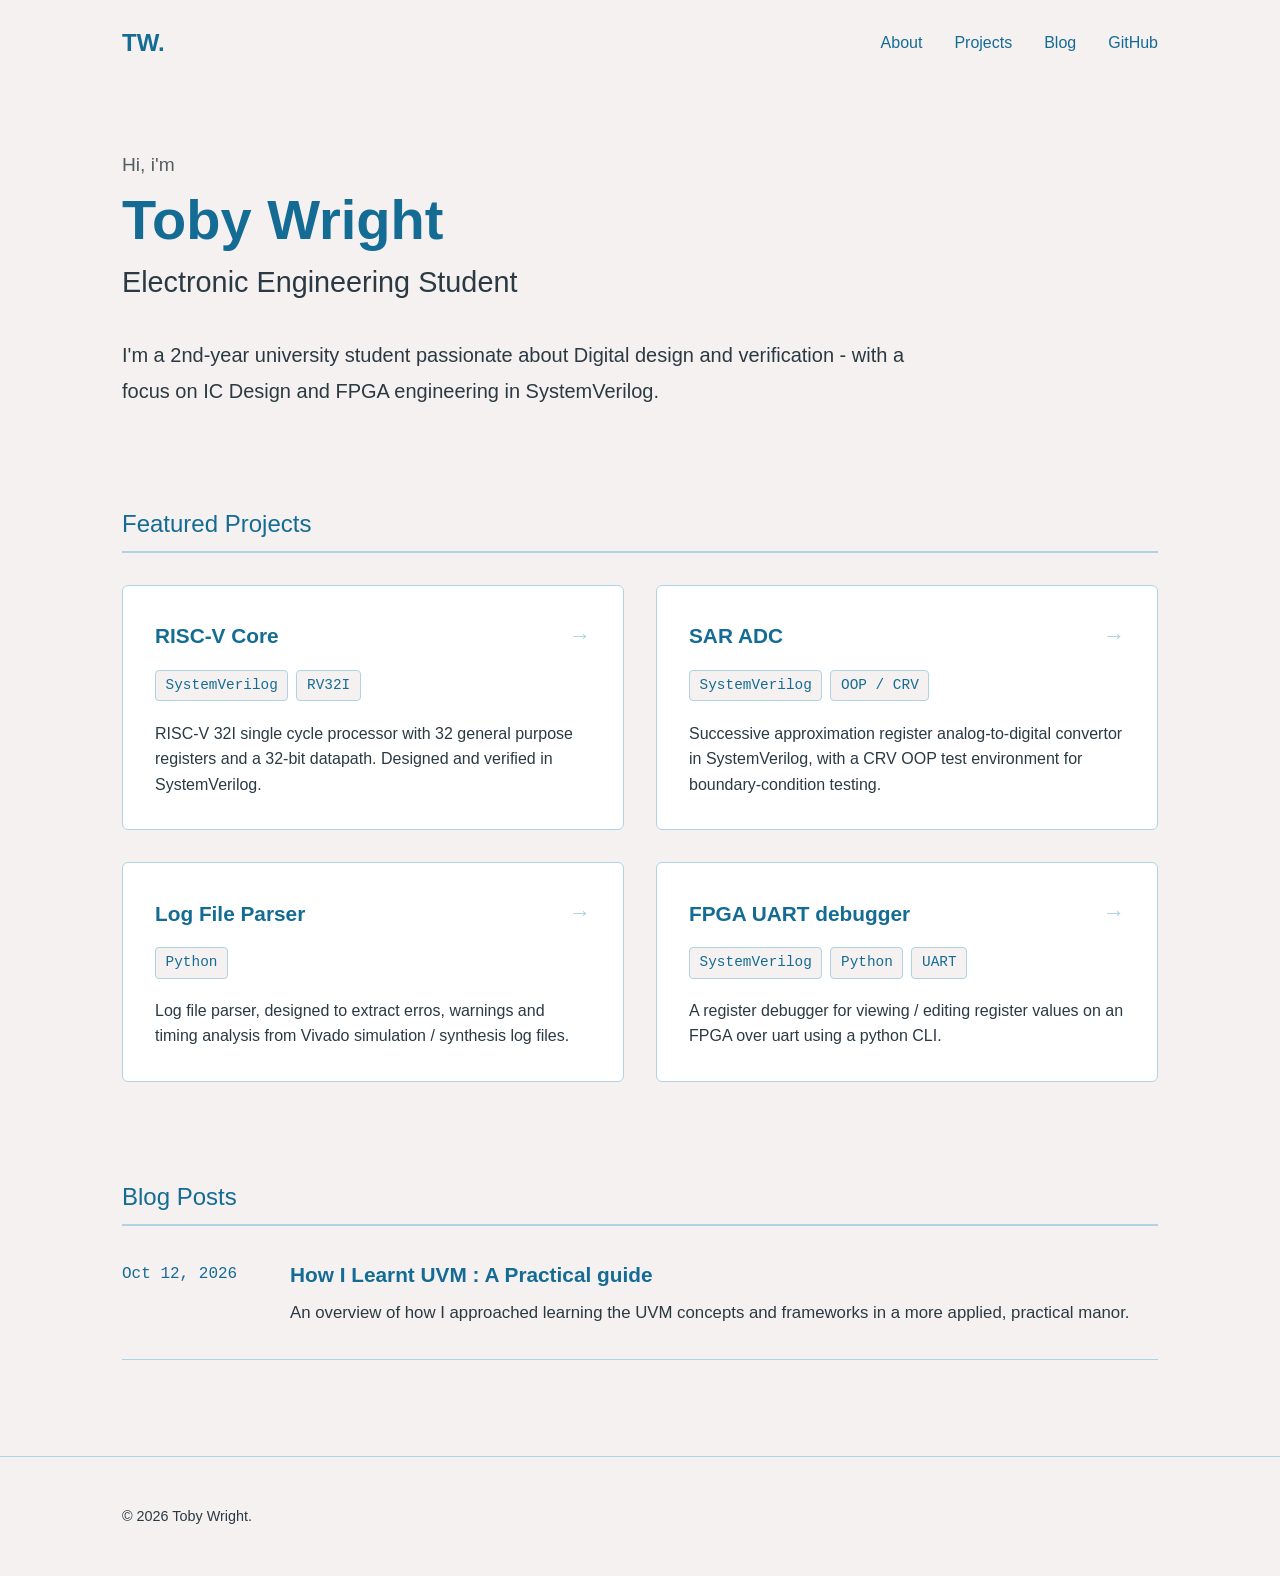
<file: index.html>
<!DOCTYPE html>
<html lang="en">
<head>
    <meta charset="UTF-8">
    <meta name="viewport" content="width=device-width, initial-scale=1.0">
    <title>Toby Wright | Electronic Engineering</title>
    <link rel="stylesheet" href="styles.css">
</head>
<body>

    

    <header class="sticky-nav-wrapper">
        <nav class="top-nav container">
            <div class="logo">TW.</div>
            <div class="nav-links">
                <a href="#about">About</a>
                <a href="#projects">Projects</a>
                <a href="#blog">Blog</a>
                <a href="https://github.com/tobywr" target="_blank">GitHub</a>
            </div>
        </nav>
    </header>

    <main class="container">
        <header id="about" class="hero-section">
            <div class="hero-text">
                <p class="greeting">Hi, i'm</p>
                <h1>Toby Wright</h1>
                <h2 class="subtitle">Electronic Engineering Student</h2>
                <p class="bio">
                    I'm a 2nd-year university student passionate about Digital design and verification - with a focus on IC Design and FPGA engineering in SystemVerilog.
                </p>
            </div>
        </header>

        <section id="projects" class="section">
            <h2 class="section-title">Featured Projects</h2>
            
            <div class="grid">
                <div class="card">
                    <div class="card-header">
                        <h3><a href="project-rv32i.html">RISC-V Core</a></h3>
                        <a href="project-rv32i.html" class="arrow-link">&rarr;</a>
                    </div>
                    <div class="tech-stack">
                        <span class="tech-tag">SystemVerilog</span>
                        <span class="tech-tag">RV32I</span>
                    </div>
                    <p>RISC-V 32I single cycle processor with 32 general purpose registers and a 32-bit datapath. Designed and verified in SystemVerilog.</p>
                </div>

                <div class="card">
                    <div class="card-header">
                        <h3><a href="project-adc.html">SAR ADC</a></h3>
                        <a href="project-adc.html" class="arrow-link">&rarr;</a>
                    </div>
                    <div class="tech-stack">
                        <span class="tech-tag">SystemVerilog</span>
                        <span class="tech-tag">OOP / CRV</span>
                    </div>
                    <p>Successive approximation register analog-to-digital convertor in SystemVerilog, with a CRV OOP test environment for boundary-condition testing.</p>
                </div>

                <div class="card">
                    <div class="card-header">
                        <h3><a href="project-log-file-parser.html">Log File Parser</a></h3>
                        <a href="project-log-file-parser.html" class="arrow-link">&rarr;</a>
                    </div>
                    <div class="tech-stack">
                        <span class="tech-tag">Python</span>
                    </div>
                    <p>Log file parser, designed to extract erros, warnings and timing analysis from Vivado simulation / synthesis log files.</p>
                </div>

                <div class="card">
                    <div class="card-header">
                        <h3><a href="project-fpga-uart-debugger.html">FPGA UART debugger</a></h3>
                        <a href="project-fpga-uart-debugger.html" class="arrow-link">&rarr;</a>
                    </div>
                    <div class="tech-stack">
                        <span class="tech-tag">SystemVerilog</span>
                        <span class="tech-tag">Python</span>
                        <span class="tech-tag">UART</span>
                    </div>
                    <p>A register debugger for viewing / editing register values on an FPGA over uart using a python CLI.</p>
                </div>
            </div>
        </section>

        <section id="blog" class="section">
            <h2 class="section-title">Blog Posts</h2>
            
            <div class="blog-list">
                <div class="blog-item">
                    <span class="date">Oct 12, 2026</span>
                    <div class="blog-content">
                        <h3><a href="blog-UVM.html">How I Learnt UVM : A Practical guide</a></h3>
                        <p>An overview of how I approached learning the UVM concepts and frameworks in a more applied, practical manor.</p>
                    </div>
                </div>
            </div>
        </section>
    </main>

    <footer>
        <div class="container">
            <p>&copy; 2026 Toby Wright.</p>
        </div>
    </footer>

</body>
</html>
</file>
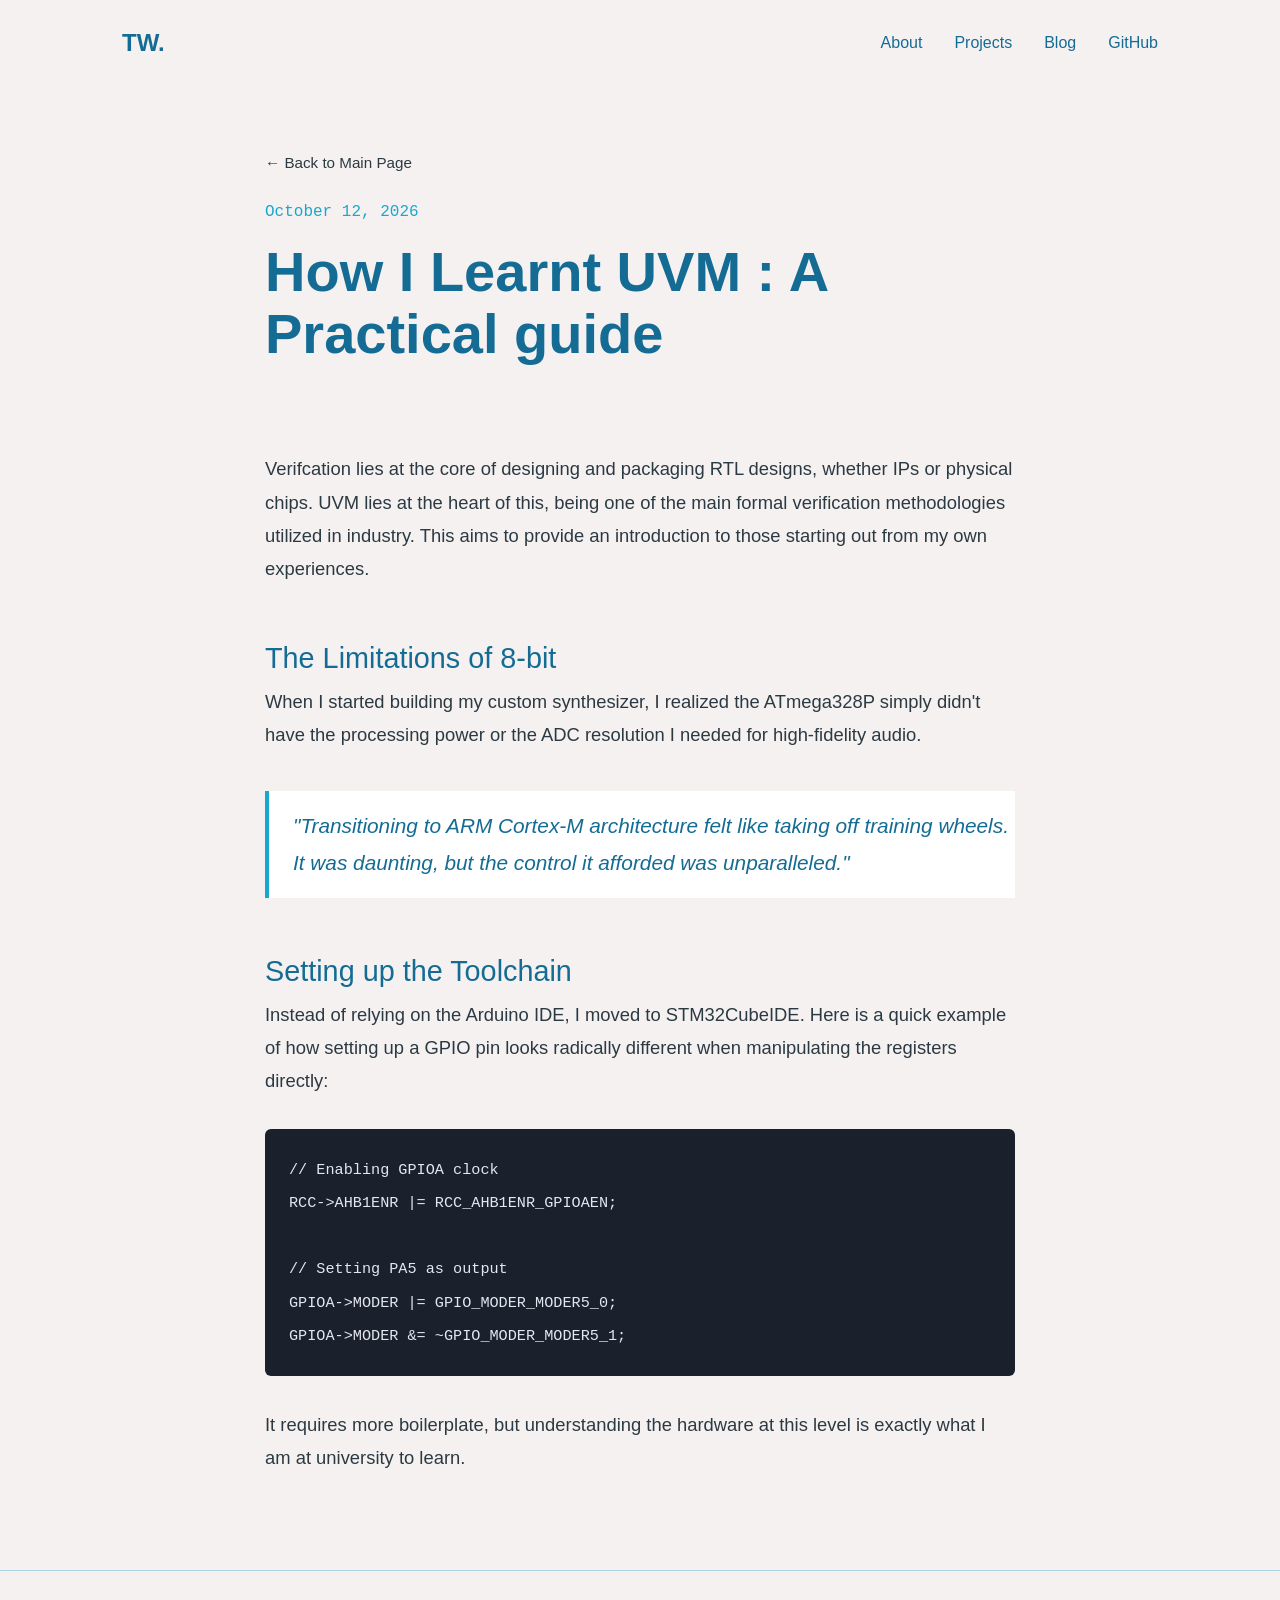
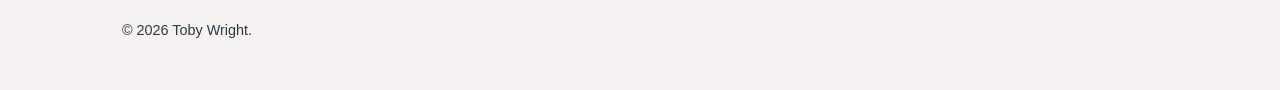
<file: blog-UVM.html>
<!DOCTYPE html>
<html lang="en">
<head>
    <meta charset="UTF-8">
    <meta name="viewport" content="width=device-width, initial-scale=1.0">
    <title> How I Learnt UVM | Toby Wright</title>
    <link rel="stylesheet" href="styles.css">
</head>
<body>

    <header class="sticky-nav-wrapper">
        <nav class="top-nav container">
            <div class="logo">TW.</div>
            <div class="nav-links">
                <a href="index.html#about">About</a>
                <a href="index.html#projects">Projects</a>
                <a href="index.html#blog">Blog</a>
                <a href="https://github.com/tobywr" target="_blank">GitHub</a>
            </div>
        </nav>
    </header>

    <main class="container">
        <header class="page-header blog-header">
            <a href="index.html#blog" class="back-link">&larr; Back to Main Page</a>
            <span class="post-date">October 12, 2026</span>
            <h1>How I Learnt UVM : A Practical guide</h1>
        </header>

        <article class="blog-article">
            <p>Verifcation lies at the core of designing and packaging RTL designs, whether IPs or physical chips. UVM lies at the heart of this, being one of the main formal verification methodologies utilized in industry. This aims to provide an introduction to those starting out from my own experiences.</p>
            
            <h2>The Limitations of 8-bit</h2>
            <p>When I started building my custom synthesizer, I realized the ATmega328P simply didn't have the processing power or the ADC resolution I needed for high-fidelity audio.</p>
            
            <blockquote class="pull-quote">
                "Transitioning to ARM Cortex-M architecture felt like taking off training wheels. It was daunting, but the control it afforded was unparalleled."
            </blockquote>

            <h2>Setting up the Toolchain</h2>
            <p>Instead of relying on the Arduino IDE, I moved to STM32CubeIDE. Here is a quick example of how setting up a GPIO pin looks radically different when manipulating the registers directly:</p>

            <div class="code-snippet">
                <pre><code>// Enabling GPIOA clock
RCC->AHB1ENR |= RCC_AHB1ENR_GPIOAEN;

// Setting PA5 as output
GPIOA->MODER |= GPIO_MODER_MODER5_0;
GPIOA->MODER &= ~GPIO_MODER_MODER5_1;</code></pre>
            </div>
            
            <p>It requires more boilerplate, but understanding the hardware at this level is exactly what I am at university to learn.</p>
        </article>
        <div class="comment-section" style="max-width: 750px; margin: 0 auto 4rem auto;">
            <script src="https://giscus.app/client.js"
            data-repo="tobywr/tobywr.github.io"
            data-repo-id="R_kgDOQmS4Yg"
            data-category="Announcements"
            data-category-id="DIC_kwDOQmS4Ys4C49aS"
            data-mapping="pathname"
            data-strict="0"
            data-reactions-enabled="1"
            data-emit-metadata="0"
            data-input-position="bottom"
            data-theme="light"
            data-lang="en"
            crossorigin="anonymous"
            async>
            </script>
        </div>
    </main>

    <footer>
        <div class="container">
            <p>&copy; 2026 Toby Wright.</p>
        </div>
    </footer>

</body>
</html>
</file>
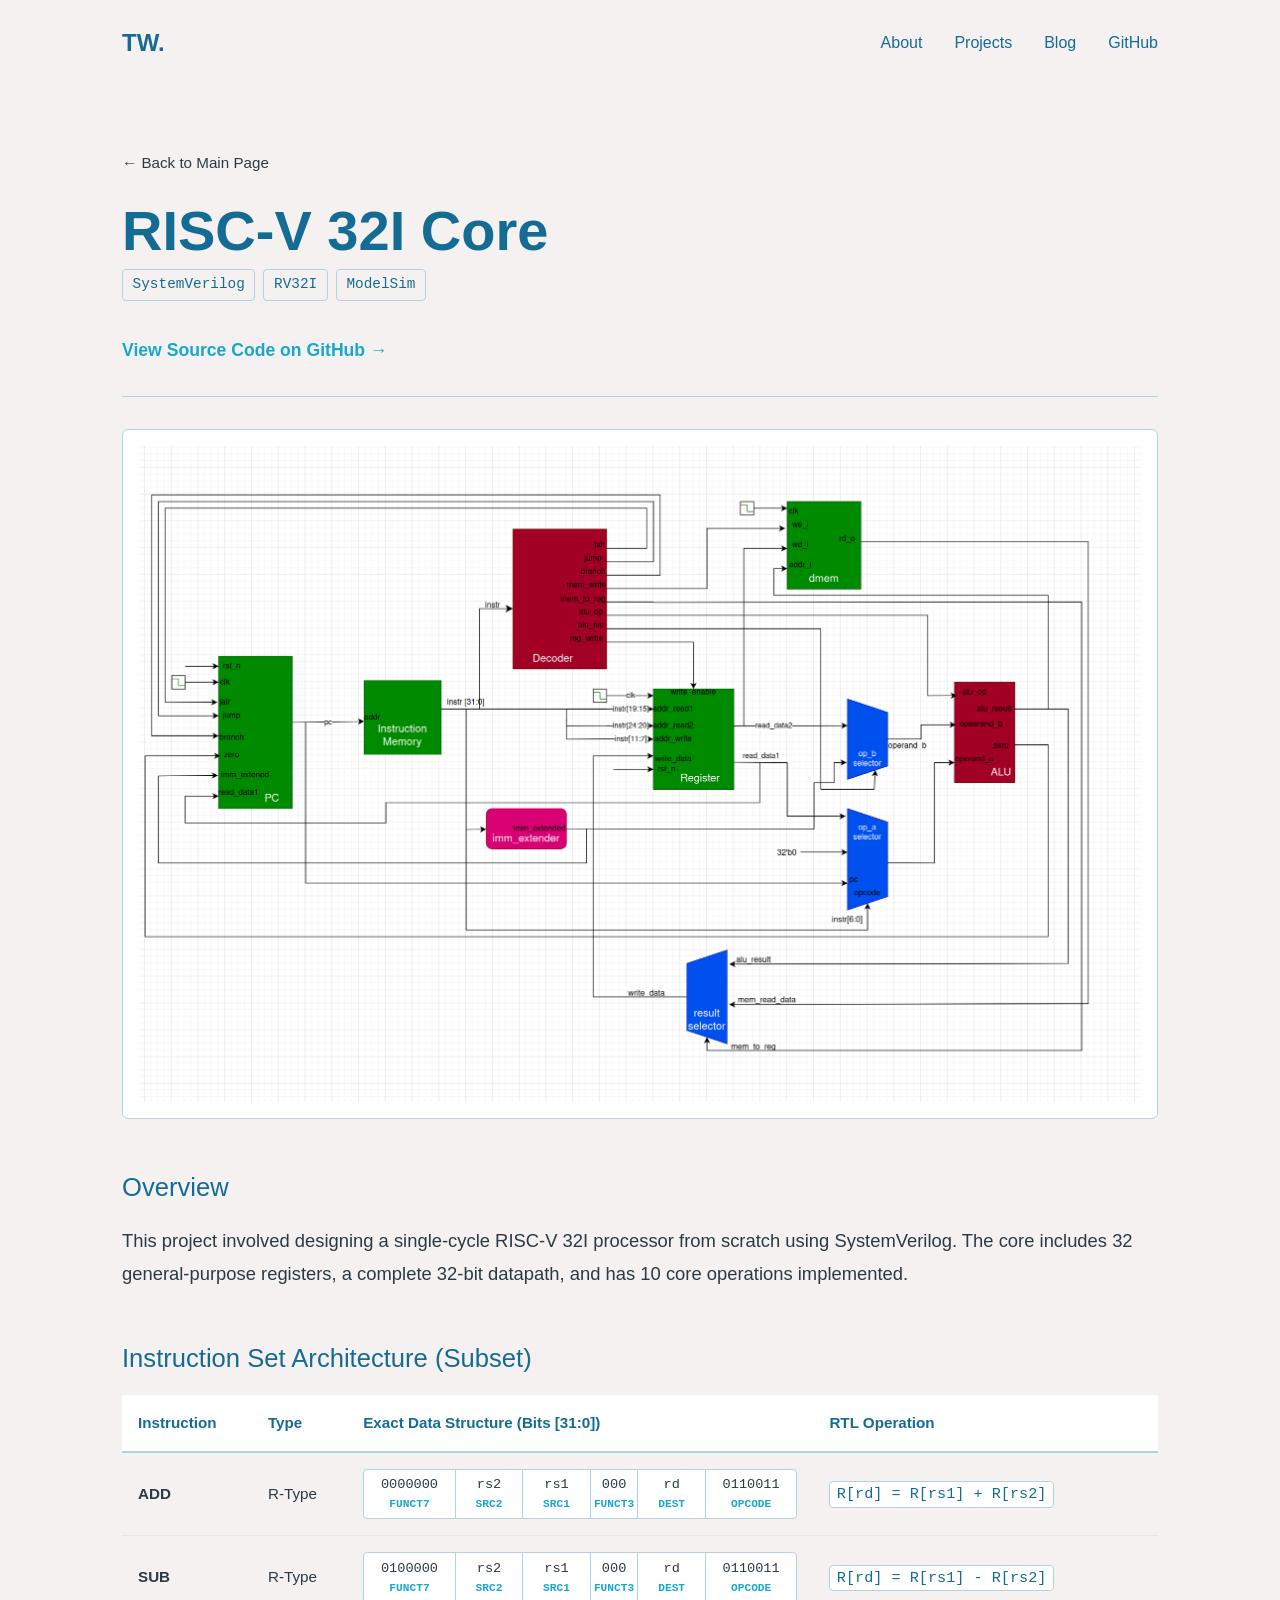
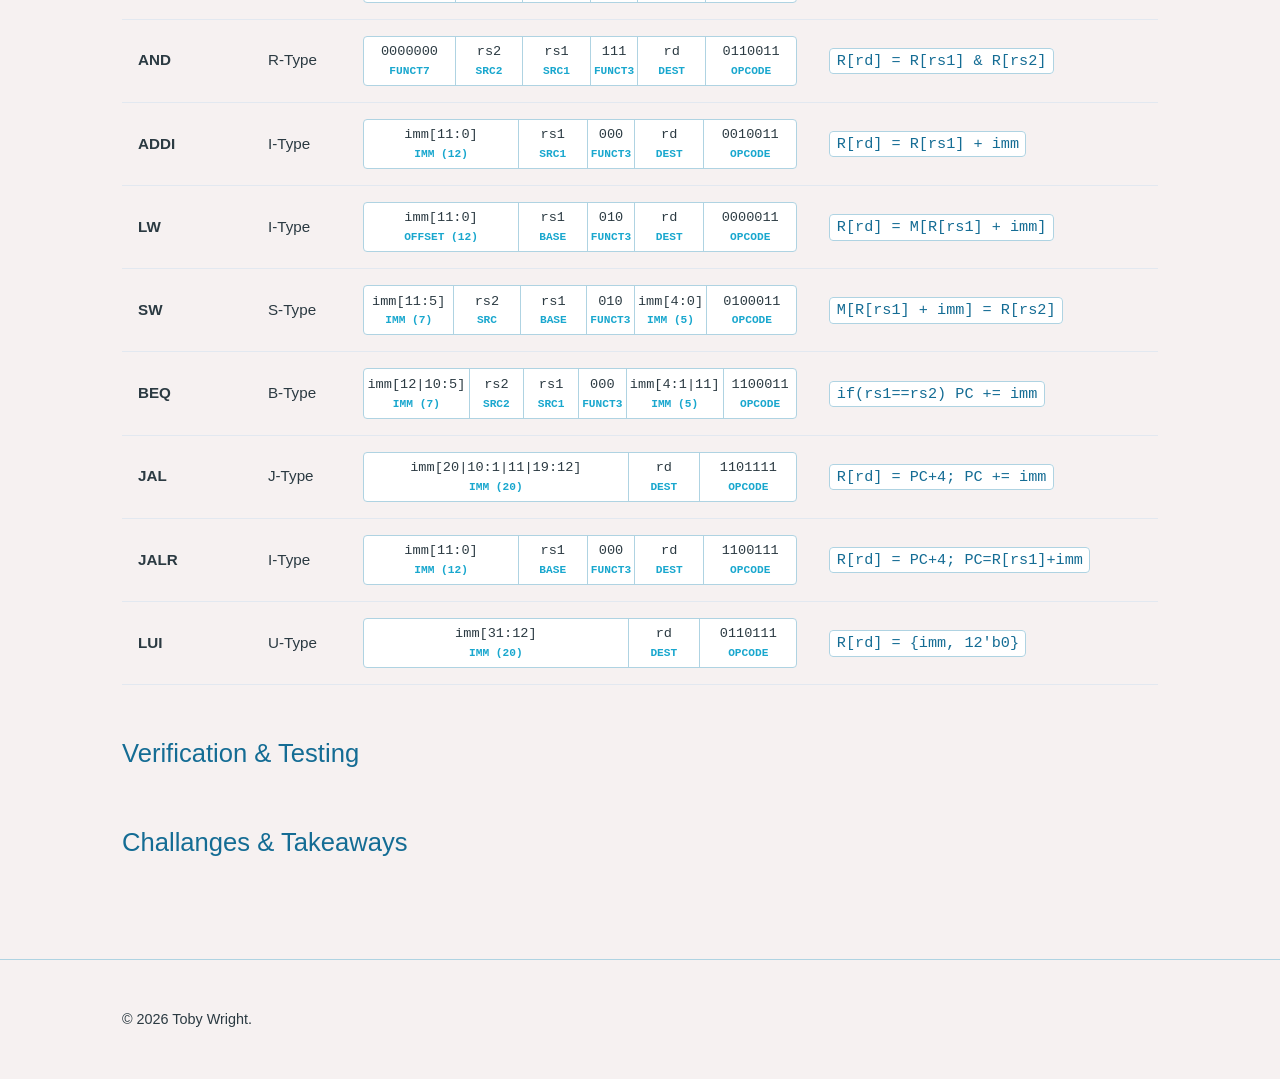
<file: project-rv32i.html>
<!DOCTYPE html>
<html lang="en">
<head>
    <meta charset="UTF-8">
    <meta name="viewport" content="width=device-width, initial-scale=1.0">
    <title>RISC-V Core | Toby Wright</title>
    <link rel="stylesheet" href="styles.css">
</head>
<body>

    <header class="sticky-nav-wrapper">
        <nav class="top-nav container">
            <div class="logo">TW.</div>
            <div class="nav-links">
                <a href="index.html#about">About</a>
                <a href="index.html#projects">Projects</a>
                <a href="index.html#blog">Blog</a>
                <a href="https://github.com/tobywr" target="_blank">GitHub</a>
            </div>
        </nav>
    </header>

    <main class="container">
        <header class="page-header">
            <a href="index.html#projects" class="back-link">&larr; Back to Main Page</a>
            <h1>RISC-V 32I Core</h1>
            
            <div class="tech-stack">
                <span class="tech-tag">SystemVerilog</span>
                <span class="tech-tag">RV32I</span>
                <span class="tech-tag">ModelSim</span>
            </div>
            
            <a href="https://github.com/tobywr/RISCV32I" target="_blank" class="github-link">
                View Source Code on GitHub &rarr;
            </a>
        </header>

        <article class="project-content">
            <div class="project-image">
                <img src="img/RV32I_schem.png" alt="Block diagram for RV32I">
            </div>

            <h2>Overview</h2>
            <p>This project involved designing a single-cycle RISC-V 32I processor from scratch using SystemVerilog. The core includes 32 general-purpose registers, a complete 32-bit datapath, and has 10 core operations implemented.</p>
            
            <h2>Instruction Set Architecture (Subset)</h2>
            <div class="table-responsive">
                <table class="isa-table">
                    <thead>
                        <tr>
                            <th>Instruction</th>
                            <th>Type</th>
                            <th style="width: 45%;">Exact Data Structure (Bits [31:0])</th>
                            <th>RTL Operation</th>
                        </tr>
                    </thead>
                    <tbody>
                        <tr>
                            <td><strong>ADD</strong></td>
                            <td>R-Type</td>
                            <td>
                                <div class="bit-format">
                                    <span class="bit-field" style="flex: 7;">0000000<br><small>funct7</small></span>
                                    <span class="bit-field" style="flex: 5;">rs2<br><small>src2</small></span>
                                    <span class="bit-field" style="flex: 5;">rs1<br><small>src1</small></span>
                                    <span class="bit-field" style="flex: 3;">000<br><small>funct3</small></span>
                                    <span class="bit-field" style="flex: 5;">rd<br><small>dest</small></span>
                                    <span class="bit-field" style="flex: 7;">0110011<br><small>opcode</small></span>
                                </div>
                            </td>
                            <td><code>R[rd] = R[rs1] + R[rs2]</code></td>
                        </tr>

                        <tr>
                            <td><strong>SUB</strong></td>
                            <td>R-Type</td>
                            <td>
                                <div class="bit-format">
                                    <span class="bit-field" style="flex: 7;">0100000<br><small>funct7</small></span>
                                    <span class="bit-field" style="flex: 5;">rs2<br><small>src2</small></span>
                                    <span class="bit-field" style="flex: 5;">rs1<br><small>src1</small></span>
                                    <span class="bit-field" style="flex: 3;">000<br><small>funct3</small></span>
                                    <span class="bit-field" style="flex: 5;">rd<br><small>dest</small></span>
                                    <span class="bit-field" style="flex: 7;">0110011<br><small>opcode</small></span>
                                </div>
                            </td>
                            <td><code>R[rd] = R[rs1] - R[rs2]</code></td>
                        </tr>

                        <tr>
                            <td><strong>AND</strong></td>
                            <td>R-Type</td>
                            <td>
                                <div class="bit-format">
                                    <span class="bit-field" style="flex: 7;">0000000<br><small>funct7</small></span>
                                    <span class="bit-field" style="flex: 5;">rs2<br><small>src2</small></span>
                                    <span class="bit-field" style="flex: 5;">rs1<br><small>src1</small></span>
                                    <span class="bit-field" style="flex: 3;">111<br><small>funct3</small></span>
                                    <span class="bit-field" style="flex: 5;">rd<br><small>dest</small></span>
                                    <span class="bit-field" style="flex: 7;">0110011<br><small>opcode</small></span>
                                </div>
                            </td>
                            <td><code>R[rd] = R[rs1] & R[rs2]</code></td>
                        </tr>

                        <tr>
                            <td><strong>ADDI</strong></td>
                            <td>I-Type</td>
                            <td>
                                <div class="bit-format">
                                    <span class="bit-field" style="flex: 12;">imm[11:0]<br><small>imm (12)</small></span>
                                    <span class="bit-field" style="flex: 5;">rs1<br><small>src1</small></span>
                                    <span class="bit-field" style="flex: 3;">000<br><small>funct3</small></span>
                                    <span class="bit-field" style="flex: 5;">rd<br><small>dest</small></span>
                                    <span class="bit-field" style="flex: 7;">0010011<br><small>opcode</small></span>
                                </div>
                            </td>
                            <td><code>R[rd] = R[rs1] + imm</code></td>
                        </tr>

                        <tr>
                            <td><strong>LW</strong></td>
                            <td>I-Type</td>
                            <td>
                                <div class="bit-format">
                                    <span class="bit-field" style="flex: 12;">imm[11:0]<br><small>offset (12)</small></span>
                                    <span class="bit-field" style="flex: 5;">rs1<br><small>base</small></span>
                                    <span class="bit-field" style="flex: 3;">010<br><small>funct3</small></span>
                                    <span class="bit-field" style="flex: 5;">rd<br><small>dest</small></span>
                                    <span class="bit-field" style="flex: 7;">0000011<br><small>opcode</small></span>
                                </div>
                            </td>
                            <td><code>R[rd] = M[R[rs1] + imm]</code></td>
                        </tr>

                        <tr>
                            <td><strong>SW</strong></td>
                            <td>S-Type</td>
                            <td>
                                <div class="bit-format">
                                    <span class="bit-field" style="flex: 7;">imm[11:5]<br><small>imm (7)</small></span>
                                    <span class="bit-field" style="flex: 5;">rs2<br><small>src</small></span>
                                    <span class="bit-field" style="flex: 5;">rs1<br><small>base</small></span>
                                    <span class="bit-field" style="flex: 3;">010<br><small>funct3</small></span>
                                    <span class="bit-field" style="flex: 5;">imm[4:0]<br><small>imm (5)</small></span>
                                    <span class="bit-field" style="flex: 7;">0100011<br><small>opcode</small></span>
                                </div>
                            </td>
                            <td><code>M[R[rs1] + imm] = R[rs2]</code></td>
                        </tr>

                        <tr>
                            <td><strong>BEQ</strong></td>
                            <td>B-Type</td>
                            <td>
                                <div class="bit-format">
                                    <span class="bit-field" style="flex: 7;">imm[12|10:5]<br><small>imm (7)</small></span>
                                    <span class="bit-field" style="flex: 5;">rs2<br><small>src2</small></span>
                                    <span class="bit-field" style="flex: 5;">rs1<br><small>src1</small></span>
                                    <span class="bit-field" style="flex: 3;">000<br><small>funct3</small></span>
                                    <span class="bit-field" style="flex: 5;">imm[4:1|11]<br><small>imm (5)</small></span>
                                    <span class="bit-field" style="flex: 7;">1100011<br><small>opcode</small></span>
                                </div>
                            </td>
                            <td><code>if(rs1==rs2) PC += imm</code></td>
                        </tr>

                        <tr>
                            <td><strong>JAL</strong></td>
                            <td>J-Type</td>
                            <td>
                                <div class="bit-format">
                                    <span class="bit-field" style="flex: 20;">imm[20|10:1|11|19:12]<br><small>imm (20)</small></span>
                                    <span class="bit-field" style="flex: 5;">rd<br><small>dest</small></span>
                                    <span class="bit-field" style="flex: 7;">1101111<br><small>opcode</small></span>
                                </div>
                            </td>
                            <td><code>R[rd] = PC+4; PC += imm</code></td>
                        </tr>

                        <tr>
                            <td><strong>JALR</strong></td>
                            <td>I-Type</td>
                            <td>
                                <div class="bit-format">
                                    <span class="bit-field" style="flex: 12;">imm[11:0]<br><small>imm (12)</small></span>
                                    <span class="bit-field" style="flex: 5;">rs1<br><small>base</small></span>
                                    <span class="bit-field" style="flex: 3;">000<br><small>funct3</small></span>
                                    <span class="bit-field" style="flex: 5;">rd<br><small>dest</small></span>
                                    <span class="bit-field" style="flex: 7;">1100111<br><small>opcode</small></span>
                                </div>
                            </td>
                            <td><code>R[rd] = PC+4; PC=R[rs1]+imm</code></td>
                        </tr>

                        <tr>
                            <td><strong>LUI</strong></td>
                            <td>U-Type</td>
                            <td>
                                <div class="bit-format">
                                    <span class="bit-field" style="flex: 20;">imm[31:12]<br><small>imm (20)</small></span>
                                    <span class="bit-field" style="flex: 5;">rd<br><small>dest</small></span>
                                    <span class="bit-field" style="flex: 7;">0110111<br><small>opcode</small></span>
                                </div>
                            </td>
                            <td><code>R[rd] = {imm, 12'b0}</code></td>
                        </tr>
                    </tbody>
                </table>
            </div>

            <h2>Verification & Testing</h2>
            <p></p>
            
            <h2>Challanges & Takeaways</h2>
            <p></p>
        </article>
    </main>

    <footer>
        <div class="container">
            <p>&copy; 2026 Toby Wright.</p>
        </div>
    </footer>

</body>
</html>
</file>
<file: styles.css>
/* Color Palette */
:root {
    --bg-color: #F6F1F1;
    --card-bg: #ffffff;
    --text-main: #2b3a42;
    --text-heading: #146C94;
    --accent-cyan: #19A7CE;
    --border-soft: #AFD3E2;
}

/* Base Reset */
* {
    margin: 0;
    padding: 0;
    box-sizing: border-box;
}

body {
    font-family: -apple-system, BlinkMacSystemFont, "Segoe UI", Roboto, sans-serif;
    background-color: var(--bg-color);
    color: var(--text-main);
    line-height: 1.6;
}

/* WIDER CONTAINER */
.container {
    max-width: 1100px;
    margin: 0 auto;
    padding: 0 2rem;
}

/* Typography */
h1 {
    font-size: 3.5rem; /* Larger Name */
    color: var(--text-heading);
    line-height: 1.1;
    margin-bottom: 0.5rem;
}

h2 {
    font-size: 1.8rem;
    color: var(--text-heading);
    font-weight: 500;
}

h3 {
    font-size: 1.3rem;
    color: var(--text-heading);
}

a {
    color: var(--text-heading);
    text-decoration: none;
    transition: color 0.2s ease;
}

a:hover {
    color: var(--accent-cyan);
}



/* Sticky Navigation */
.sticky-nav-wrapper {
    position: sticky;
    top: 0;
    background-color: var(--bg-color); /* Matches the page background */
    z-index: 1000;                     /* Keeps it above all other content */
    /* border-bottom: 1px solid var(--border-soft);  Clean line when scrolling */
}

.top-nav {
    display: flex;
    justify-content: space-between;
    align-items: center;
    padding-top: 1.5rem;
    padding-bottom: 1.5rem;
}

.logo {
    font-size: 1.5rem;
    font-weight: bold;
    color: var(--text-heading);
}

.nav-links {
    display: flex;
    gap: 2rem;
    font-weight: 500;
}

/* Spacious Hero Section */
.hero-section {
    padding: 8rem 0 6rem 0; /* Huge padding for the landing page feel */
    max-width: 100%; /* Keeps the text from stretching too wide on massive monitors */
}

/* --- Hero Graphic (RTL/PCB Routing) --- */
.hero-graphic {
    width: 100%;
    height: 120px;
    margin-bottom: 3rem; /* Pushes the 'hi, i'm' text down nicely */
    opacity: 0.85; /* Keeps it slightly muted so text remains the focus */
    
    /* This creates a smooth fade-out effect on the left and right edges */
    -webkit-mask-image: linear-gradient(to right, transparent, black 10%, black 90%, transparent);
    mask-image: linear-gradient(to right, transparent, black 10%, black 90%, transparent);
}

.hero-graphic svg {
    width: 100%;
    height: 100%;
    display: block;
}

/* Update to the hero section padding to accommodate the new graphic */
.hero-section {
    padding: 4rem 0 6rem 0; /* Reduced top padding slightly since the graphic fills the void */
    max-width: 100%;
}

.hero-text {
    max-width: 800px;
}

.greeting {
    font-size: 1.2rem;
    color: var(--text-main);
    opacity: 0.8; /* Gives it that subtle, muted look */
    font-weight: normal; 
    margin-bottom: 0.5rem;
}
.subtitle {
    margin-bottom: 2rem;
    color: var(--text-main);
}

.bio {
    font-size: 1.25rem;
    line-height: 1.8;
}

/* Sections */
.section {
    margin-bottom: 6rem;
}

.section-title {
    font-size: 1.5rem;
    margin-bottom: 2rem;
    padding-bottom: 0.5rem;
    border-bottom: 2px solid var(--border-soft);
}

/* Larger Flat Grid Cards */
.grid {
    display: grid;
    grid-template-columns: repeat(auto-fit, minmax(400px, 1fr)); /* Wider columns */
    gap: 2rem; /* More space between boxes */
}

.card {
    background-color: var(--card-bg);
    border: 1px solid var(--border-soft);
    border-radius: 6px;
    padding: 2rem; /* More padding inside the boxes */
    transition: border-color 0.2s ease;
}

.card:hover {
    border-color: var(--accent-cyan);
}

.card-header {
    display: flex;
    justify-content: space-between;
    align-items: center;
    margin-bottom: 1rem;
}

.arrow-link {
    color: var(--border-soft);
    font-size: 1.4rem;
}

.card:hover .arrow-link {
    color: var(--accent-cyan);
}

/* Subtle Tech Tags */
.tech-stack {
    display: flex;
    gap: 0.5rem;
    margin-bottom: 1.2rem;
    flex-wrap: wrap;
}

.tech-tag {
    background-color: var(--bg-color);
    border: 1px solid var(--border-soft);
    color: var(--text-heading);
    padding: 0.2rem 0.6rem;
    border-radius: 4px;
    font-family: monospace;
    font-size: 0.9rem;
}

/* Blog List Layout */
.blog-list {
    display: flex;
    flex-direction: column;
    gap: 2rem;
}

.blog-item {
    display: flex;
    gap: 3rem;
    padding-bottom: 2rem;
    border-bottom: 1px solid var(--border-soft);
}

.blog-item .date {
    min-width: 120px;
    font-family: monospace;
    color: var(--text-heading);
    font-size: 1rem;
    padding-top: 0.2rem;
}

.blog-item h3 {
    margin-bottom: 0.5rem;
}

.blog-item p {
    font-size: 1.05rem;
}

/* Footer */
footer {
    border-top: 1px solid var(--border-soft);
    padding: 3rem 0;
    margin-top: 4rem;
    color: var(--text-main);
    font-size: 0.9rem;
}

/* Mobile Adjustments */
@media (max-width: 768px) {
    .hero-section { padding: 4rem 0; }
    h1 { font-size: 2.8rem; }
    .grid { grid-template-columns: 1fr; }
    .blog-item {
        flex-direction: column;
        gap: 0.5rem;
    }
}

/* Project and Blogs formatting */

/* Shared Page Headers */
.page-header {
    padding: 4rem 0 2rem 0;
    margin-bottom: 2rem;
    border-bottom: 1px solid var(--border-soft);
}

.back-link {
    display: inline-block;
    color: var(--text-main);
    font-size: 0.95rem;
    margin-bottom: 1.5rem;
    font-weight: 500;
}

.back-link:hover {
    color: var(--accent-cyan);
}

/* --- Project Page Layout (Full Width) --- */
.github-link {
    display: inline-block;
    margin-top: 1rem;
    font-weight: 600;
    color: var(--accent-cyan);
    font-size: 1.1rem;
}

.github-link:hover {
    text-decoration: underline; /* Simple, classic hover state */
}

.project-content {
    margin-bottom: 6rem;
    /* It will naturally take up the width of the 1100px container now */
}

.project-content p {
    font-size: 1.15rem;
    line-height: 1.8;
    margin-bottom: 1.5rem;
    max-width: 100%; /* Keeps text from stretching so wide it becomes hard to read */
}

.project-content h2 {
    margin-top: 3rem;
    margin-bottom: 1rem;
    font-size: 1.6rem;
    border: none; 
    padding-bottom: 0;
}

.project-image {
    width: 100%;
    background-color: var(--card-bg);
    border: 1px solid var(--border-soft);
    border-radius: 6px;
    display: flex;
    align-items: center;
    justify-content: center;
    color: var(--border-soft);
    margin-bottom: 3rem;
    overflow: hidden; /* Add this: keeps the image strictly inside the rounded corners */
}

.project-image img {
    width: 100%;
    height: auto;
    object-fit: contain; /* 'contain' ensures the whole diagram is visible without cropping */
    padding: 1rem;       /* Gives the diagram a little breathing room from the border */
}

/* --- ISA Table Formatting --- */
.table-responsive {
    overflow-x: auto; /* Allows scrolling on mobile if the table is too wide */
    margin-bottom: 2.5rem;
}

.isa-table {
    width: 100%;
    border-collapse: collapse;
    font-size: 0.95rem;
    text-align: left;
}

.isa-table th {
    background-color: var(--card-bg);
    color: var(--text-heading);
    padding: 1rem;
    border-bottom: 2px solid var(--border-soft);
    font-weight: 600;
}

.isa-table td {
    padding: 1rem;
    border-bottom: 1px solid #e2e8f0;
    vertical-align: middle;
}

.isa-table code {
    font-family: monospace;
    background-color: var(--card-bg);
    padding: 0.2rem 0.4rem;
    border-radius: 4px;
    border: 1px solid var(--border-soft);
    color: var(--text-heading);
}

/* --- The Flexbox Instruction Visualizer --- */
.bit-format {
    display: flex;
    text-align: center;
    border: 1px solid var(--border-soft);
    border-radius: 4px;
    overflow: hidden; /* Keeps the inside borders neat */
    background-color: var(--card-bg);
}

.bit-field {
    border-right: 1px solid var(--border-soft);
    padding: 0.4rem 0.2rem;
    font-family: monospace;
    font-size: 0.85rem;
    color: var(--text-main);
    line-height: 1.3;
    /* 'flex' is defined inline in the HTML based on bit-width! */
}

.bit-field:last-child {
    border-right: none;
}

.bit-field small {
    display: block;
    color: var(--accent-cyan);
    font-size: 0.7rem;
    font-weight: bold;
    text-transform: uppercase;
    margin-top: 0.2rem;
}

/* --- Blog Page Layout --- */
.blog-header {
    max-width: 750px;
    margin: 0 auto 3rem auto;
    border-bottom: none; /* Clean transition into text */
}

.post-date {
    display: block;
    font-family: monospace;
    color: var(--accent-cyan);
    margin-bottom: 1rem;
    font-size: 1rem;
}

.blog-article {
    max-width: 750px; /* Constrains line length for optimal reading */
    margin: 0 auto 6rem auto;
    font-size: 1.15rem;
    line-height: 1.8;
}

.blog-article p {
    margin-bottom: 1.5rem;
}

.blog-article h2 {
    margin-top: 3rem;
    border: none;
}

.pull-quote {
    border-left: 4px solid var(--accent-cyan);
    padding: 1rem 0 1rem 1.5rem;
    margin: 2.5rem 0;
    font-style: italic;
    font-size: 1.3rem;
    color: var(--text-heading);
    background-color: var(--card-bg); /* Slight background to highlight */
}

.code-snippet {
    background-color: #1a202c; /* Dark background for code readability */
    color: #e2e8f0;
    padding: 1.5rem;
    border-radius: 6px;
    margin: 2rem 0;
    overflow-x: auto;
}

.code-snippet pre {
    margin: 0;
}

.code-snippet code {
    font-family: monospace;
    font-size: 0.95rem;
}

/* Responsive adjustments for mobile */
@media (max-width: 768px) {
    .project-layout {
        grid-template-columns: 1fr; /* Stacks image and specs vertically */
        gap: 2rem;
    }
}
</file>
